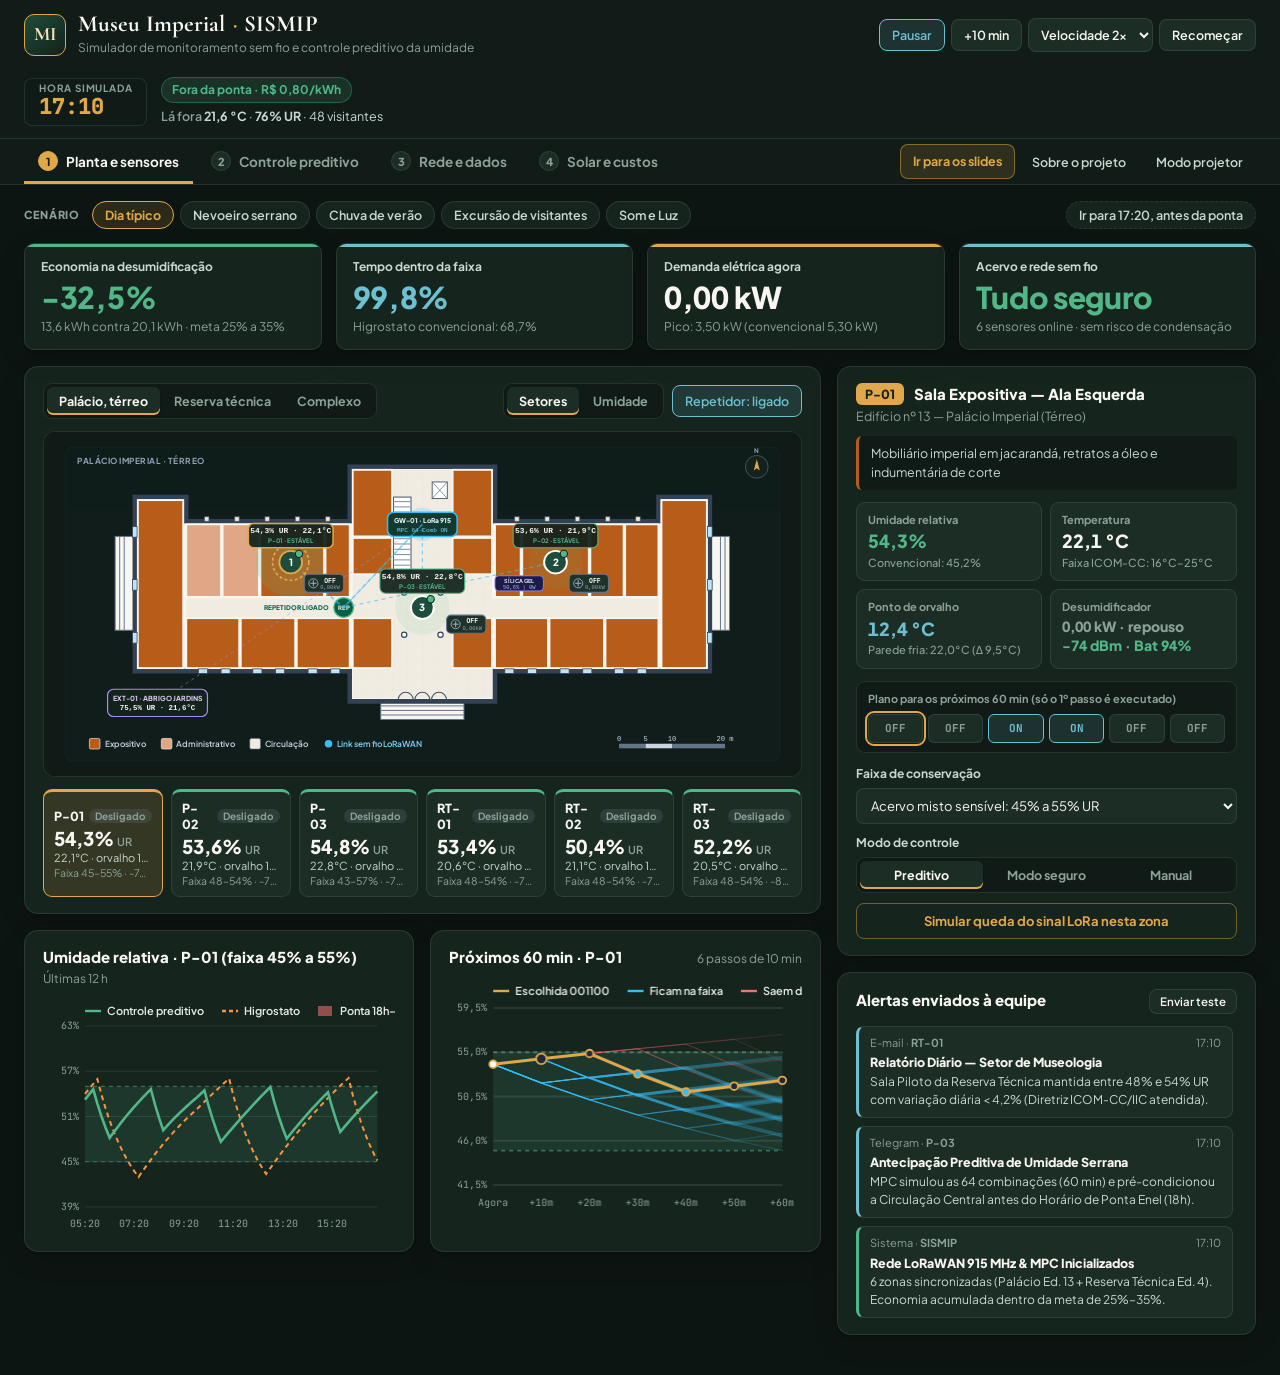
<file: index.html>
<!DOCTYPE html>
<html lang="pt-BR">
<head>
  <meta charset="UTF-8" />
  <meta name="viewport" content="width=device-width, initial-scale=1.0" />
  <title>SISMIP · Museu Imperial de Petrópolis</title>
  <link rel="preconnect" href="https://fonts.googleapis.com" />
  <link rel="preconnect" href="https://fonts.gstatic.com" crossorigin />
  <link href="https://fonts.googleapis.com/css2?family=Cormorant+Garamond:wght@600;700&family=JetBrains+Mono:wght@500;700;800&family=Plus+Jakarta+Sans:wght@400;500;600;700;800&display=swap" rel="stylesheet" />
  <link rel="stylesheet" href="css/styles.css" />
</head>
<body>
  <!-- ==================== CABEÇALHO ==================== -->
  <header class="topbar">
    <div class="brand-group">
      <div class="brand-crest" aria-hidden="true">MI</div>
      <div class="brand-titles">
        <h1>Museu Imperial <span class="brand-sep">·</span> SISMIP</h1>
        <p>Simulador de monitoramento sem fio e controle preditivo da umidade</p>
      </div>
    </div>

    <div class="live-strip" aria-label="Estado da simulação">
      <div class="clock-box" title="Horário simulado (cada passo vale 10 min)">
        <span class="clock-label">Hora simulada</span>
        <span id="clock-display">17:10</span>
      </div>
      <div class="live-info">
        <span id="tariff-badge" class="status-pill pill-ok">Fora da ponta</span>
        <div id="weather-pill" class="weather-pill">Lá fora: 19,0 °C · 81% UR</div>
      </div>
    </div>

    <div class="sim-controls" aria-label="Controles da simulação">
      <button type="button" id="btn-play-pause" class="btn btn-active">Pausar</button>
      <button type="button" id="btn-step-10m" class="btn" title="Avançar uma leitura (10 min)">+10 min</button>
      <select id="select-sim-speed" class="select-compact" aria-label="Velocidade da simulação">
        <option value="2800">Velocidade 1x</option>
        <option value="1600" selected>Velocidade 2x</option>
        <option value="550">Velocidade 6x</option>
      </select>
      <button type="button" id="btn-reset-sim" class="btn" title="Recomeçar o dia simulado">Recomeçar</button>
    </div>
  </header>

  <!-- ==================== NAVEGAÇÃO ==================== -->
  <nav class="nav-bar" aria-label="Módulos do simulador">
    <div class="main-tabs">
      <button type="button" class="tab-btn active" data-tab-target="supervisorio"><span class="tab-num">1</span>Planta e sensores</button>
      <button type="button" class="tab-btn" data-tab-target="mpc"><span class="tab-num">2</span>Controle preditivo</button>
      <button type="button" class="tab-btn" data-tab-target="lorawan"><span class="tab-num">3</span>Rede e dados</button>
      <button type="button" class="tab-btn" data-tab-target="solar"><span class="tab-num">4</span>Solar e custos</button>
    </div>
    <div class="nav-actions">
      <a id="btn-go-slides" class="btn btn-slides" href="slides.html">Ir para os slides</a>
      <button type="button" id="btn-open-about" class="btn btn-ghost">Sobre o projeto</button>
      <button type="button" id="btn-theme-toggle" class="btn btn-ghost" title="Tema claro de alto contraste para projetor">Modo projetor</button>
    </div>
  </nav>

  <!-- ==================== CONTEÚDO PRINCIPAL ==================== -->
  <main class="app-container">
    <div class="scenario-bar" aria-label="Cenário simulado">
      <span class="scenario-label">Cenário</span>
      <div class="scenario-chips">
        <button type="button" class="chip-btn active" data-scenario="normal">Dia típico</button>
        <button type="button" class="chip-btn" data-scenario="nevoeiro">Nevoeiro serrano</button>
        <button type="button" class="chip-btn" data-scenario="chuva_verao">Chuva de verão</button>
        <button type="button" class="chip-btn" data-scenario="excursao">Excursão de visitantes</button>
        <button type="button" class="chip-btn" data-scenario="som_e_luz">Som e Luz</button>
      </div>
      <button type="button" class="chip-btn chip-jump" id="btn-jump-preponta" title="Pular para 17:20 e ver o controle se antecipar ao horário de ponta">Ir para 17:20, antes da ponta</button>
    </div>

    <!-- FAIXA GLOBAL DE INDICADORES DE DESEMPENHO (KPIs) -->
    <section class="kpi-grid" aria-label="Indicadores Principais da Simulação">
      <div class="kpi-card kpi-emerald">
        <div class="kpi-label">Economia na desumidificação</div>
        <div class="kpi-value text-emerald" id="kpi-economia-pct">-30.4%</div>
        <div class="kpi-sub" id="kpi-economia-sub">Meta do relatório (Seção 3.5): 25% a 35%</div>
      </div>

      <div class="kpi-card">
        <div class="kpi-label">Tempo dentro da faixa</div>
        <div class="kpi-value text-cyan" id="kpi-estabilidade">98.2%</div>
        <div class="kpi-sub" id="kpi-estabilidade-sub">Higrostato Convencional: 78.5%</div>
      </div>

      <div class="kpi-card kpi-gold">
        <div class="kpi-label">Demanda elétrica agora</div>
        <div class="kpi-value" id="kpi-demanda">1.65 kW</div>
        <div class="kpi-sub" id="kpi-demanda-sub">Escalonamento ativo evita picos na ponta</div>
      </div>

      <div class="kpi-card">
        <div class="kpi-label">Acervo e rede sem fio</div>
        <div class="kpi-value text-emerald" id="kpi-seguranca">100% Seguro</div>
        <div class="kpi-sub" id="kpi-seguranca-sub">Ponto de Orvalho de Magnus monitorado</div>
      </div>
    </section>

    <!-- ========================================================================
         ABA 1: PLANTA ARQUITETÔNICA INTERATIVA & PAINEL SUPERVISÓRIO
    ========================================================================= -->
    <section id="tab-supervisorio" class="tab-panel active">
      <div class="supervisor-layout">
        <!-- COLUNA PRINCIPAL: PLANTAS DO MUSEU + ZONAS + GRÁFICOS AO VIVO -->
        <div>
          <div class="card">
            <div class="floorplan-toolbar">
              <div class="segmented-group" role="tablist" aria-label="Escolha a planta do Museu Imperial">
                <button type="button" class="seg-btn active" data-floor-view="palacio">Palácio, térreo</button>
                <button type="button" class="seg-btn" data-floor-view="reserva">Reserva técnica</button>
                <button type="button" class="seg-btn" data-floor-view="complexo">Complexo</button>
              </div>

              <div class="toolbar-right">
                <div class="segmented-group">
                  <button type="button" class="seg-btn active" data-color-mode="ibram">Setores</button>
                  <button type="button" class="seg-btn" data-color-mode="heatmap">Umidade</button>
                </div>
                <button type="button" id="btn-toggle-repeater" class="btn active" title="Ativar/desativar repetidor LoRaWAN para vencer paredes espessas">
                  Repetidor: ligado
                </button>
              </div>
            </div>

            <!-- Palco Vetorial Interativo da Planta -->
            <div id="floorplan-stage"></div>

            <!-- Cards rápidos das 6 zonas monitoradas -->
            <div id="zones-mini-strip" class="zones-mini-strip"></div>
          </div>

          <!-- Gráficos duplos abaixo da planta -->
          <div class="dual-charts-row">
            <div class="card">
              <div class="card-header">
                <h3 class="card-title" id="chart-ur-zone-title">Umidade relativa — P-01</h3>
                <span class="kpi-sub">Últimas 12 h</span>
              </div>
              <div class="chart-box">
                <canvas id="canvas-ur-comparativo"></canvas>
              </div>
            </div>

            <div class="card">
              <div class="card-header">
                <h3 class="card-title" id="chart-fan-zone-title">Próximos 60 min: 64 sequências testadas</h3>
                <span class="kpi-sub">6 passos de 10 min</span>
              </div>
              <div class="chart-box">
                <canvas id="canvas-mpc-fan-mini"></canvas>
              </div>
            </div>
          </div>
        </div>

        <!-- COLUNA DIREITA: INSPETOR DA ZONA SELECIONADA + CENTRAL DE ALERTAS TELEGRAM -->
        <aside class="right-sidebar">
          <div class="card">
            <div class="insp-badge-row">
              <span class="insp-code-pill" id="insp-codigo">P-01</span>
              <h3 class="card-title" id="insp-nome">Sala Expositiva — Ala Esquerda</h3>
            </div>
            <p class="insp-sub" id="insp-edificio">Edifício nº 13 — Palácio Imperial (Térreo)</p>
            <div class="insp-acervo-box" id="insp-acervo">
              Mobiliário imperial em jacarandá, retratos a óleo e indumentária de corte
            </div>

            <div class="insp-metrics-grid">
              <div class="insp-metric">
                <div class="insp-lbl">Umidade relativa</div>
                <div class="insp-val text-emerald" id="insp-ur">51.8%</div>
                <div class="insp-hint" id="insp-ur-conv">Convencional: 55.4%</div>
              </div>
              <div class="insp-metric">
                <div class="insp-lbl">Temperatura</div>
                <div class="insp-val" id="insp-temp">20.5 °C</div>
                <div class="insp-hint">Faixa ICOM-CC: 16°C–25°C</div>
              </div>
              <div class="insp-metric">
                <div class="insp-lbl">Ponto de orvalho</div>
                <div class="insp-val text-cyan" id="insp-orvalho">10.2 °C</div>
                <div class="insp-hint" id="insp-parede">Parede fria: 18.9°C</div>
              </div>
              <div class="insp-metric">
                <div class="insp-lbl">Desumidificador</div>
                <div class="insp-val" id="insp-potencia">0.00 kW</div>
                <div class="insp-hint" id="insp-lora">-76 dBm · Bat 94%</div>
              </div>
            </div>

            <div class="mpc-seq-box">
              <div class="insp-lbl">Plano para os próximos 60 min (só o 1º passo é executado)</div>
              <div class="mpc-seq-row" id="insp-mpc-seq"></div>
            </div>

            <label class="control-section-lbl" for="select-zone-profile">Faixa de conservação</label>
            <select id="select-zone-profile" class="input-full">
              <option value="reserva_operacional">Reserva piloto: 48% a 54% UR</option>
              <option value="acervo_sensivel">Acervo misto sensível: 45% a 55% UR</option>
              <option value="icom_geral">Diretriz geral ICOM-CC: 40% a 60% UR</option>
            </select>

            <span class="control-section-lbl">Modo de controle</span>
            <div class="segmented-group seg-3">
              <button type="button" class="seg-btn active" data-ctrl-mode="mpc">Preditivo</button>
              <button type="button" class="seg-btn" data-ctrl-mode="seguro">Modo seguro</button>
              <button type="button" class="seg-btn" data-ctrl-mode="manual">Manual</button>
            </div>

            <div id="manual-override-box" style="display:none; flex-direction:column;">
              <button type="button" id="btn-manual-actuator" class="btn-full btn-cyan">
                Ligar ou desligar o desumidificador
              </button>
            </div>

            <button type="button" id="btn-toggle-lora-zone" class="btn-full btn-warn-outline">
              Simular queda do sinal LoRa nesta zona
            </button>
          </div>

          <!-- Central de Alertas Telegram & E-mail -->
          <div class="card">
            <div class="card-header">
              <h3 class="card-title">Alertas enviados à equipe</h3>
              <button type="button" id="btn-test-telegram" class="btn btn-small">Enviar teste</button>
            </div>
            <div id="alerts-feed-list" class="alerts-feed"></div>
          </div>
        </aside>
      </div>
    </section>

    <!-- ========================================================================
         ABA 2: ENSAIO COMPARATIVO & MOTOR DE CONTROLE PREDITIVO (64 COMBINAÇÕES)
    ========================================================================= -->
    <section id="tab-mpc" class="tab-panel">
      <!-- Fluxo em Tempo Real da Figura 2 do Relatório -->
      <div class="flow-diagram-bar">
        <div class="flow-step">
          <div class="flow-step-title"><span class="flow-num">1</span>Sensores</div>
          <div class="flow-step-val" id="flow-sensor-val">P-01: 51.5% UR</div>
          <div class="flow-step-desc">Temperatura, umidade e consumo a cada 10 min, sem furos</div>
        </div>
        <div class="flow-step">
          <div class="flow-step-title"><span class="flow-num">2</span>Gateway LoRaWAN</div>
          <div class="flow-step-val" id="flow-gw-val">Online (-76 dBm)</div>
          <div class="flow-step-desc">Recebe as leituras e guarda cópia local</div>
        </div>
        <div class="flow-step">
          <div class="flow-step-title"><span class="flow-num">3</span>Controlador preditivo</div>
          <div class="flow-step-val" id="flow-mpc-val">Ótima: [100000]</div>
          <div class="flow-step-desc">Calcula o orvalho e testa as 64 sequências</div>
        </div>
        <div class="flow-step">
          <div class="flow-step-title"><span class="flow-num">4</span>Desumidificador</div>
          <div class="flow-step-val" id="flow-act-val">ACIONADO</div>
          <div class="flow-step-desc">Executa o 1º comando e recalcula na próxima leitura</div>
        </div>
      </div>

      <div class="two-col-grid">
        <div class="card">
          <div class="card-header">
            <h3 class="card-title">As 64 trajetórias testadas · <span id="mpc-selected-zone-label">P-01</span></h3>
            <span class="kpi-sub">60 min à frente</span>
          </div>
          <div class="chart-box-large">
            <canvas id="canvas-mpc-fan-large"></canvas>
          </div>
        </div>

        <div class="card">
          <div class="card-header">
            <h3 class="card-title">Consumo acumulado (kWh)</h3>
            <span class="kpi-sub">Preditivo contra higrostato</span>
          </div>
          <div class="chart-box-large">
            <canvas id="canvas-energia-acum"></canvas>
          </div>
        </div>
      </div>

      <div class="two-col-grid">
        <div class="card">
          <div class="card-header">
            <h3 class="card-title">Melhores sequências entre as 64</h3>
            <span class="kpi-sub">Primeiro a estabilidade, depois o menor custo</span>
          </div>
          <div class="table-wrap">
            <table class="data-table">
              <thead>
                <tr>
                  <th>#</th>
                  <th>Sequência</th>
                  <th>1º Comando</th>
                  <th>UR em 60 min</th>
                  <th>Na faixa</th>
                  <th>Energia</th>
                  <th>Custo</th>
                </tr>
              </thead>
              <tbody id="mpc-ranking-tbody"></tbody>
            </table>
          </div>
        </div>

        <div class="card">
          <div class="card-header">
            <h3 class="card-title">Resultado por zona</h3>
            <span class="kpi-sub">Mesmo clima e mesmos visitantes nos dois controles</span>
          </div>
          <div class="table-wrap">
            <table class="data-table">
              <thead>
                <tr>
                  <th>Zona</th>
                  <th>Faixa</th>
                  <th>Preditivo</th>
                  <th>Higrostato</th>
                  <th>Economia</th>
                  <th>Tempo na faixa</th>
                  <th>Custo</th>
                </tr>
              </thead>
              <tbody id="comp-zones-tbody"></tbody>
            </table>
          </div>
        </div>
      </div>
    </section>

    <!-- ========================================================================
         ABA 3: REDE LORAWAN, INJEÇÃO MANUAL / API & EXPORTAÇÃO DE HISTÓRICO CSV
    ========================================================================= -->
    <section id="tab-lorawan" class="tab-panel">
      <div class="two-col-grid">
        <div class="card">
          <div class="card-header">
            <h3 class="card-title">Enviar uma leitura manual</h3>
            <span class="kpi-sub">Seção 3.3 do relatório</span>
          </div>
          <p class="insp-sub">
            Simule uma leitura fora do normal (por exemplo, 64% UR depois de uma infiltração) e veja o controle reagir na hora.
          </p>

          <form id="form-inject-reading">
            <div class="form-grid-2">
              <div>
                <label class="control-section-lbl" for="api-zone-select">Zona</label>
                <select id="api-zone-select" class="input-full">
                  <option value="P-01">P-01 — Palácio: Ala Esquerda</option>
                  <option value="P-02">P-02 — Palácio: Ala Direita</option>
                  <option value="P-03">P-03 — Palácio: Circulação Central</option>
                  <option value="RT-01">RT-01 — Reserva Técnica: Sala Piloto</option>
                  <option value="RT-02">RT-02 — Reserva Técnica: Perímetro Norte</option>
                  <option value="RT-03">RT-03 — Reserva Técnica: Arquivo Histórico</option>
                </select>
              </div>
              <div>
                <label class="control-section-lbl" for="api-ur-input">Umidade relativa (%)</label>
                <input type="number" id="api-ur-input" class="input-full" step="0.1" min="25" max="95" value="58.5" />
              </div>
              <div>
                <label class="control-section-lbl" for="api-temp-input">Temperatura (°C)</label>
                <input type="number" id="api-temp-input" class="input-full" step="0.1" min="12" max="35" value="21.2" />
              </div>
              <div>
                <label class="control-section-lbl" for="api-bat-input">Bateria do sensor (%)</label>
                <input type="number" id="api-bat-input" class="input-full" step="1" min="5" max="100" value="92" />
              </div>
            </div>

            <button type="submit" class="btn-full btn-emerald" style="margin-top:12px;">
              Enviar leitura e recalcular
            </button>
            <div id="api-submit-feedback" class="text-emerald" style="font-size:12px; font-weight:700; margin-top:6px;"></div>
          </form>
        </div>

        <div class="card">
          <div class="card-header">
            <h3 class="card-title">Pacote enviado pelo sensor (JSON)</h3>
            <span class="kpi-sub">LoRaWAN 915 MHz, criptografado</span>
          </div>
          <pre id="api-json-preview" class="json-preview"></pre>
          <div class="insp-acervo-box" style="margin-top:10px; margin-bottom:0;">
            <strong>Se a rede cair:</strong> o controle roda no próprio prédio e o gateway guarda as leituras. Se um sensor falhar, a zona volta ao higrostato local (modo seguro).
          </div>
        </div>
      </div>

      <div class="card">
        <div class="card-header">
          <h3 class="card-title">Histórico de leituras</h3>
          <button type="button" id="btn-export-csv" class="btn btn-active">
            Baixar histórico (.csv)
          </button>
        </div>
        <div class="table-wrap table-scroll">
          <table class="data-table">
            <thead>
              <tr>
                <th>Horário</th>
                <th>Zona</th>
                <th>Dispositivo</th>
                <th>Temp</th>
                <th>Umidade</th>
                <th>Orvalho</th>
                <th>Modo</th>
                <th>Plano</th>
                <th>Desumidificador</th>
                <th>RSSI</th>
                <th>Bateria</th>
              </tr>
            </thead>
            <tbody id="telemetry-log-tbody"></tbody>
          </table>
        </div>
      </div>
    </section>

    <!-- ========================================================================
         ABA 4: ENERGIA SOLAR NO EDIFÍCIO Nº 4 & AVALIAÇÃO ECONÔMICA (EMPENHOS)
    ========================================================================= -->
    <section id="tab-solar" class="tab-panel">
      <div class="two-col-grid">
        <div class="card">
          <div class="card-header">
            <h3 class="card-title">Energia solar no Edifício nº 4</h3>
            <span class="kpi-sub">Lei nº 14.300/2022 &amp; Portaria IPHAN nº 289/2025</span>
          </div>
          <p class="insp-sub">
            O telhado do Edifício nº 4 fica em parte à sombra das árvores dos jardins. Mude os valores e compare <strong>microinversores</strong> com um inversor string.
          </p>

          <div class="slider-row">
            <div class="slider-head">
              <span>Módulos de 550 Wp</span>
              <span id="lbl-solar-modulos" class="text-amber">24 módulos</span>
            </div>
            <input type="range" id="slider-solar-modulos" min="8" max="44" step="2" value="24" />
          </div>

          <div class="slider-row">
            <div class="slider-head">
              <span>Sombra das árvores</span>
              <span id="lbl-solar-sombra" class="text-cyan">28%</span>
            </div>
            <input type="range" id="slider-solar-sombra" min="0" max="60" step="2" value="28" />
          </div>

          <span class="control-section-lbl">Tipo de inversor</span>
          <div class="segmented-group seg-2">
            <button type="button" class="seg-btn active" data-solar-tech="microinversor">Microinversores (recomendado)</button>
            <button type="button" class="seg-btn" data-solar-tech="string">Inversor string</button>
          </div>

          <div class="insp-metrics-grid">
            <div class="insp-metric">
              <div class="insp-lbl">Potência instalada</div>
              <div class="insp-val" id="solar-kwp-val">13.2 kWp</div>
            </div>
            <div class="insp-metric">
              <div class="insp-lbl">Geração estimada</div>
              <div class="insp-val text-cyan" id="solar-mensal-val">1.080 kWh/mês</div>
            </div>
            <div class="insp-metric">
              <div class="insp-lbl">Compensação na conta</div>
              <div class="insp-val text-emerald" id="solar-economia-val">R$ 9.590,00/ano</div>
            </div>
            <div class="insp-metric">
              <div class="insp-lbl">Ganho do microinversor</div>
              <div class="insp-val text-amber" id="solar-ganho-micro">+44% sob sombra</div>
            </div>
          </div>
        </div>

        <div class="card">
          <div class="card-header">
            <h3 class="card-title">Controle e solar contados separadamente</h3>
            <span class="kpi-sub">Seções 3.2 e 4.3</span>
          </div>
          <div class="chart-box">
            <canvas id="canvas-solar-comp"></canvas>
          </div>
          <div class="insp-metrics-grid grid-3">
            <div class="insp-metric">
              <div class="insp-lbl">Economia do controle</div>
              <div class="insp-val text-emerald" style="font-size:12.5px;" id="sep-mpc-anual">R$ 4.820/ano</div>
            </div>
            <div class="insp-metric">
              <div class="insp-lbl">Geração solar</div>
              <div class="insp-val text-cyan" style="font-size:12.5px;" id="sep-solar-anual">R$ 9.590/ano</div>
            </div>
            <div class="insp-metric">
              <div class="insp-lbl">Emissões evitadas</div>
              <div class="insp-val" style="font-size:12.5px;" id="sep-co2-anual">680 kg CO₂/ano</div>
            </div>
          </div>
        </div>
      </div>

      <div class="two-col-grid">
        <div class="card">
          <div class="card-header">
            <h3 class="card-title">Retorno do investimento (piloto e expansão)</h3>
            <span class="kpi-sub">Tabela 4 do relatório</span>
          </div>
          <div class="table-wrap">
            <table class="data-table">
              <thead>
                <tr>
                  <th>Cenário</th>
                  <th>Hipótese por aparelho</th>
                  <th>Economia por ano</th>
                  <th>Retorno das compras</th>
                  <th>Com horas das equipes</th>
                </tr>
              </thead>
              <tbody id="payback-scenarios-tbody"></tbody>
            </table>
          </div>
          <p class="table-note">12 desumidificadores, tarifa média ilustrativa de R$ 0,80/kWh e R$ 1.000 por ano de custo recorrente. Compras ligadas à energia: R$ 37.135 (sem a sílica gel). Horas das equipes: R$ 26.800. O piloto custa cerca de R$ 10,6 mil e mostra qual cenário é o real, sem depender do solar.</p>
        </div>

        <div class="card">
          <div class="card-header">
            <h3 class="card-title">Gastos com energia (Portal da Transparência)</h3>
            <span class="kpi-sub">UASG 343015 · Enel Rio</span>
          </div>
          <div class="table-wrap">
            <table class="data-table">
              <thead>
                <tr>
                  <th>Empenho</th>
                  <th>Ano</th>
                  <th>Finalidade</th>
                  <th>Liquidações</th>
                  <th>Valor</th>
                </tr>
              </thead>
              <tbody id="empenhos-tbody"></tbody>
            </table>
          </div>
        </div>
      </div>
    </section>
  </main>

  <!-- ==================== MODAL INSTITUCIONAL DO PROJETO ACADÊMICO ==================== -->
  <div id="project-modal" class="modal-backdrop" role="dialog" aria-modal="true" aria-labelledby="modal-title">
    <div class="modal-card">
      <div class="card-header">
        <h2 class="card-title" id="modal-title" style="font-size:17px;">
          UFCI/RJ · Tecnologia para Sustentabilidade (P2, 2026)
        </h2>
        <button type="button" id="btn-close-about" class="btn">Fechar</button>
      </div>
      <p style="color:var(--text-secondary); margin-top:4px;">
        <strong>Projeto:</strong> Eficiência Energética em Edificações Históricas — Museu Imperial de Petrópolis (Ibram)<br />
        <strong>Curso:</strong> Bacharelado em Engenharia da Computação — Campus Petrópolis
      </p>
      <div class="insp-acervo-box">
        <strong>Integrantes do Grupo:</strong><br />
        • Elisa<br />
        • Marcos<br />
        • Pedro Lucas<br />
        • Pedro Rodrigues
      </div>
      <p style="font-size:12.5px; color:var(--text-secondary);">
        Este software demonstra na prática as <strong>5 frentes da proposta tecnológica</strong>:
        (1) Monitoramento sem fio LoRaWAN 915 MHz com sensores SHT40 reversíveis sem furos (Portaria IPHAN nº 289/2025);
        (2) Medição elétrica não invasiva com TC de núcleo bipartido SCT-013;
        (3) Controle Preditivo Local (MPC) avaliando as 64 combinações horárias e o Ponto de Orvalho pela fórmula de Magnus;
        (4) Microclima compartimentado passivo com sílica gel; e
        (5) Estudo separado de microgeração solar com microinversores no Edifício nº 4.
      </p>
    </div>
  </div>

  <!-- Scripts modulares compatíveis tanto com servidor HTTP quanto abertura direta (file://) -->
  <script src="js/config.js"></script>
  <script src="js/physics-mpc.js"></script>
  <script src="js/floorplans.js"></script>
  <script src="js/charts.js"></script>
  <script src="js/app.js"></script>
</body>
</html>
</file>
<file: css/styles.css>
/**
 * SISMIP — Museu Imperial de Petrópolis (Ibram) | UFCI/RJ — Engenharia da Computação
 * Folha de estilos reorganizada: hierarquia mais clara, menos ruído e tema de projetor.
 */
:root {
  --bg-app: #0d1512;
  --bg-surface: #111b17;
  --bg-card: #16241e;
  --bg-elevated: #1c2d26;
  --bg-inset: #101a16;
  --border-subtle: rgba(165, 190, 178, 0.14);
  --border-strong: rgba(165, 190, 178, 0.3);

  --text-primary: #f8f6f0;
  --text-secondary: #c9d8d0;
  --text-muted: #8ca197;

  --accent-gold: #e0a84b;
  --accent-gold-soft: rgba(224, 168, 75, 0.14);
  --accent-cyan: #6cc0cf;
  --accent-cyan-soft: rgba(108, 192, 207, 0.14);
  --accent-emerald: #52b788;
  --accent-emerald-soft: rgba(82, 183, 136, 0.14);
  --accent-coral: #e26d5a;
  --accent-terracotta: #b85d19;

  --shadow-card: 0 1px 2px rgba(0, 0, 0, 0.25), 0 8px 24px rgba(0, 0, 0, 0.18);
  --radius-lg: 14px;
  --radius-md: 10px;
  --radius-sm: 8px;

  --font-sans: 'Plus Jakarta Sans', 'Segoe UI', system-ui, -apple-system, sans-serif;
  --font-mono: 'JetBrains Mono', 'Cascadia Code', Consolas, monospace;
  --font-serif: 'Cormorant Garamond', Georgia, 'Times New Roman', serif;
}

body.theme-light {
  --bg-app: #f0ece1;
  --bg-surface: #f8f6f0;
  --bg-card: #ffffff;
  --bg-elevated: #f6f3ea;
  --bg-inset: #efeadf;
  --border-subtle: #e2ddd2;
  --border-strong: #cfc7b6;

  --text-primary: #15221c;
  --text-secondary: #34453d;
  --text-muted: #576860;

  --accent-gold: #b87d1e;
  --accent-gold-soft: rgba(184, 125, 30, 0.12);
  --accent-cyan: #1f6f80;
  --accent-cyan-soft: rgba(31, 111, 128, 0.10);
  --accent-emerald: #1e4d3b;
  --accent-emerald-soft: rgba(30, 77, 59, 0.10);
  --accent-coral: #b4442f;
  --shadow-card: 0 1px 2px rgba(15, 23, 42, 0.06), 0 4px 14px rgba(15, 23, 42, 0.05);
}

*,
*::before,
*::after {
  box-sizing: border-box;
}

html,
body {
  margin: 0;
  padding: 0;
  background: var(--bg-app);
  color: var(--text-primary);
  font-family: var(--font-sans);
  font-size: 14px;
  line-height: 1.5;
  -webkit-font-smoothing: antialiased;
}

code,
pre,
.mono {
  font-family: var(--font-mono);
  font-variant-numeric: tabular-nums;
}

button,
select,
input {
  font-family: inherit;
}

:focus-visible {
  outline: 2px solid var(--accent-gold);
  outline-offset: 2px;
}

/* ==================== CABEÇALHO ==================== */
.topbar {
  position: sticky;
  top: 0;
  z-index: 40;
  background: var(--bg-surface);
  border-bottom: 1px solid var(--border-subtle);
  padding: 12px 24px;
  display: grid;
  grid-template-columns: auto 1fr auto;
  align-items: center;
  gap: 20px;
}

.brand-group {
  display: flex;
  align-items: center;
  gap: 12px;
  min-width: 0;
}

.brand-crest {
  width: 42px;
  height: 42px;
  border-radius: 10px;
  background: linear-gradient(140deg, #1e4d3b 0%, #14201b 100%);
  border: 1.5px solid var(--accent-gold);
  display: flex;
  align-items: center;
  justify-content: center;
  color: #f3e2b8;
  font-family: var(--font-serif);
  font-weight: 700;
  font-size: 19px;
  flex-shrink: 0;
}

.brand-titles h1 {
  margin: 0;
  font-family: var(--font-serif);
  font-size: 23px;
  font-weight: 700;
  line-height: 1.1;
  letter-spacing: 0.005em;
}

.brand-sep {
  color: var(--accent-gold);
  margin: 0 2px;
}

.brand-titles p {
  margin: 2px 0 0;
  font-size: 12px;
  color: var(--text-muted);
}

.live-strip {
  display: flex;
  align-items: center;
  justify-content: center;
  gap: 14px;
  min-width: 0;
}

.clock-box {
  display: flex;
  flex-direction: column;
  align-items: flex-start;
  background: var(--bg-inset);
  border: 1px solid var(--border-subtle);
  padding: 4px 14px 5px;
  border-radius: var(--radius-sm);
  line-height: 1.15;
}

.clock-label {
  font-size: 10px;
  font-weight: 700;
  text-transform: uppercase;
  letter-spacing: 0.08em;
  color: var(--text-muted);
}

#clock-display {
  font-family: var(--font-mono);
  font-size: 22px;
  font-weight: 800;
  color: var(--accent-gold);
  font-variant-numeric: tabular-nums;
}

.live-info {
  display: flex;
  flex-direction: column;
  gap: 4px;
  min-width: 0;
}

.status-pill {
  align-self: flex-start;
  padding: 3px 10px;
  border-radius: 999px;
  font-size: 12px;
  font-weight: 700;
  white-space: nowrap;
}

.pill-ok {
  background: var(--accent-emerald-soft);
  color: var(--accent-emerald);
  border: 1px solid rgba(47, 192, 141, 0.35);
}

.pill-danger {
  background: rgba(239, 91, 91, 0.16);
  color: #ff8a8a;
  border: 1px solid rgba(239, 91, 91, 0.5);
  animation: pulseAlert 1.6s infinite;
}

body.theme-light .pill-danger {
  color: #b91c1c;
}

.weather-pill {
  font-size: 12.5px;
  color: var(--text-secondary);
  white-space: nowrap;
  overflow: hidden;
  text-overflow: ellipsis;
}

.wx-lbl {
  color: var(--text-muted);
  font-weight: 600;
}

.sim-controls {
  display: flex;
  align-items: center;
  gap: 6px;
}

/* ==================== BOTÕES E CAMPOS ==================== */
.btn {
  background: var(--bg-elevated);
  color: var(--text-primary);
  border: 1px solid var(--border-subtle);
  padding: 7px 12px;
  border-radius: var(--radius-sm);
  font-size: 12.5px;
  font-weight: 600;
  cursor: pointer;
  transition: border-color 0.15s ease, background 0.15s ease, color 0.15s ease;
  display: inline-flex;
  align-items: center;
  gap: 6px;
  white-space: nowrap;
}

.btn:hover {
  border-color: var(--border-strong);
  background: var(--bg-inset);
}

.btn.btn-active,
.btn.active {
  background: var(--accent-cyan-soft);
  border-color: var(--accent-cyan);
  color: var(--accent-cyan);
}

.btn-ghost {
  background: transparent;
  border-color: transparent;
  color: var(--text-secondary);
}

.btn-ghost:hover {
  color: var(--text-primary);
  background: var(--bg-elevated);
}

.btn-slides {
  text-decoration: none;
  color: var(--accent-gold);
  border-color: rgba(227, 169, 60, 0.5);
  background: var(--accent-gold-soft);
  font-weight: 700;
}

.btn-slides:hover {
  border-color: var(--accent-gold);
  background: var(--accent-gold-soft);
}

.btn-small {
  padding: 4px 10px;
  font-size: 11.5px;
}

.select-compact {
  background: var(--bg-elevated);
  color: var(--text-primary);
  border: 1px solid var(--border-subtle);
  padding: 7px 8px;
  border-radius: var(--radius-sm);
  font-size: 12.5px;
  font-weight: 600;
}

/* ==================== NAVEGAÇÃO ==================== */
.nav-bar {
  background: var(--bg-surface);
  border-bottom: 1px solid var(--border-subtle);
  padding: 0 24px;
  display: flex;
  align-items: stretch;
  justify-content: space-between;
  gap: 12px;
  flex-wrap: wrap;
}

.main-tabs {
  display: flex;
  gap: 4px;
  flex-wrap: wrap;
}

.tab-btn {
  background: transparent;
  color: var(--text-muted);
  border: none;
  border-bottom: 3px solid transparent;
  padding: 12px 14px 10px;
  font-size: 13.5px;
  font-weight: 700;
  cursor: pointer;
  display: inline-flex;
  align-items: center;
  gap: 8px;
  transition: color 0.15s, border-color 0.15s;
}

.tab-btn:hover {
  color: var(--text-primary);
}

.tab-btn.active {
  color: var(--text-primary);
  border-bottom-color: var(--accent-gold);
}

.tab-num {
  width: 20px;
  height: 20px;
  border-radius: 50%;
  display: inline-flex;
  align-items: center;
  justify-content: center;
  font-size: 11px;
  font-weight: 800;
  background: var(--bg-elevated);
  color: var(--text-muted);
  border: 1px solid var(--border-subtle);
}

.tab-btn.active .tab-num {
  background: var(--accent-gold);
  border-color: var(--accent-gold);
  color: #14201b;
}

.nav-actions {
  display: flex;
  align-items: center;
  gap: 4px;
}

/* ==================== CENÁRIOS ==================== */
.scenario-bar {
  display: flex;
  align-items: center;
  flex-wrap: wrap;
  gap: 8px 10px;
  margin-bottom: 14px;
}

.scenario-label {
  font-size: 11px;
  font-weight: 800;
  text-transform: uppercase;
  letter-spacing: 0.08em;
  color: var(--text-muted);
  margin-right: 2px;
}

.scenario-chips {
  display: flex;
  flex-wrap: wrap;
  gap: 6px;
}

.chip-btn {
  background: var(--bg-card);
  color: var(--text-secondary);
  border: 1px solid var(--border-subtle);
  padding: 5px 12px;
  border-radius: 999px;
  font-size: 12.5px;
  font-weight: 600;
  cursor: pointer;
  transition: border-color 0.15s, color 0.15s, background 0.15s;
}

.chip-btn:hover {
  border-color: var(--border-strong);
  color: var(--text-primary);
}

.chip-btn.active {
  background: var(--accent-gold-soft);
  border-color: var(--accent-gold);
  color: var(--accent-gold);
  font-weight: 700;
}

.chip-jump {
  margin-left: auto;
  border-style: dashed;
}

/* ==================== CONTAINER E INDICADORES ==================== */
.app-container {
  max-width: 1560px;
  margin: 0 auto;
  padding: 16px 24px 40px;
}

.kpi-grid {
  display: grid;
  grid-template-columns: repeat(4, minmax(0, 1fr));
  gap: 14px;
  margin-bottom: 16px;
}

.kpi-card {
  background: var(--bg-card);
  border: 1px solid var(--border-subtle);
  border-radius: var(--radius-md);
  padding: 14px 16px 13px;
  box-shadow: var(--shadow-card);
  position: relative;
  overflow: hidden;
}

.kpi-card::before {
  content: '';
  position: absolute;
  left: 0;
  right: 0;
  top: 0;
  height: 3px;
  background: var(--accent-cyan);
}

.kpi-card.kpi-emerald::before {
  background: var(--accent-emerald);
}

.kpi-card.kpi-gold::before {
  background: var(--accent-gold);
}

.kpi-label {
  font-size: 12px;
  font-weight: 700;
  color: var(--text-secondary);
}

.kpi-value {
  font-size: 30px;
  font-weight: 800;
  line-height: 1.15;
  margin: 4px 0 3px;
  font-variant-numeric: tabular-nums;
  letter-spacing: -0.01em;
}

.kpi-sub {
  font-size: 12px;
  color: var(--text-muted);
}

/* ==================== PAINÉIS ==================== */
.tab-panel {
  display: none;
}

.tab-panel.active {
  display: block;
  animation: fadeIn 0.18s ease;
}

@keyframes fadeIn {
  from {
    opacity: 0;
  }
  to {
    opacity: 1;
  }
}

.supervisor-layout {
  display: grid;
  grid-template-columns: minmax(0, 1.9fr) minmax(340px, 1fr);
  gap: 16px;
  align-items: start;
}

.card {
  background: var(--bg-card);
  border: 1px solid var(--border-subtle);
  border-radius: var(--radius-lg);
  padding: 16px 18px;
  box-shadow: var(--shadow-card);
}

.card-header {
  display: flex;
  flex-wrap: wrap;
  align-items: baseline;
  justify-content: space-between;
  gap: 4px 12px;
  margin-bottom: 12px;
}

.card-title {
  margin: 0;
  font-size: 15px;
  font-weight: 800;
  line-height: 1.3;
  display: flex;
  align-items: center;
  gap: 8px;
}

.card-header .kpi-sub {
  font-size: 12px;
}

/* ==================== PLANTA ==================== */
.floorplan-toolbar {
  display: flex;
  flex-wrap: wrap;
  align-items: center;
  justify-content: space-between;
  gap: 8px;
  margin-bottom: 12px;
}

.toolbar-right {
  display: flex;
  align-items: center;
  gap: 8px;
  flex-wrap: wrap;
}

.segmented-group {
  display: inline-flex;
  flex-wrap: wrap;
  background: var(--bg-inset);
  padding: 3px;
  border-radius: 9px;
  border: 1px solid var(--border-subtle);
  gap: 2px;
}

.segmented-group.seg-2,
.segmented-group.seg-3 {
  display: grid;
  width: 100%;
}

.segmented-group.seg-2 {
  grid-template-columns: 1fr 1fr;
  margin-bottom: 12px;
}

.segmented-group.seg-3 {
  grid-template-columns: 1fr 1fr 1fr;
}

.seg-btn {
  background: transparent;
  color: var(--text-muted);
  border: none;
  padding: 6px 12px;
  border-radius: 6px;
  font-size: 12.5px;
  font-weight: 700;
  cursor: pointer;
  transition: background 0.14s, color 0.14s;
}

.seg-btn:hover {
  color: var(--text-primary);
}

.seg-btn.active {
  background: var(--bg-elevated);
  color: var(--text-primary);
  box-shadow: inset 0 -2px 0 var(--accent-gold), 0 1px 3px rgba(0, 0, 0, 0.2);
}

#floorplan-stage {
  width: 100%;
  border-radius: 12px;
  overflow: hidden;
  border: 1px solid var(--border-subtle);
  background: #101a16;
}

.floorplan-svg {
  display: block;
  width: 100%;
  height: auto;
  user-select: none;
}

.spin-fan {
  animation: spin360 1.4s linear infinite;
}

.pulse-ring {
  animation: pulseScale 2s ease-in-out infinite;
  transform-box: fill-box;
  transform-origin: center;
}

@keyframes spin360 {
  from {
    transform: translate(-14px, 0) rotate(0deg);
  }
  to {
    transform: translate(-14px, 0) rotate(360deg);
  }
}

@keyframes pulseScale {
  0%,
  100% {
    opacity: 0.85;
  }
  50% {
    opacity: 0.35;
  }
}

@keyframes pulseAlert {
  0%,
  100% {
    opacity: 1;
  }
  50% {
    opacity: 0.72;
  }
}

/* ==================== CARTÕES DAS 6 ZONAS ==================== */
.zones-mini-strip {
  display: grid;
  grid-template-columns: repeat(6, minmax(0, 1fr));
  gap: 8px;
  margin-top: 12px;
}

.zone-mini-card {
  text-align: left;
  background: var(--bg-elevated);
  border: 1px solid var(--border-subtle);
  border-top: 3px solid var(--border-strong);
  border-radius: 9px;
  padding: 8px 10px 9px;
  color: var(--text-primary);
  cursor: pointer;
  transition: border-color 0.15s, background 0.15s;
  min-width: 0;
}

.zone-mini-card:hover {
  background: var(--bg-inset);
}

.zone-mini-card.status-ok {
  border-top-color: var(--accent-emerald);
}

.zone-mini-card.status-warn {
  border-top-color: var(--accent-gold);
}

.zone-mini-card.status-crit {
  border-top-color: var(--accent-coral);
}

.zone-mini-card.selected {
  border-color: var(--accent-gold);
  border-top-width: 3px;
  background: var(--accent-gold-soft);
}

.zmc-top {
  display: flex;
  justify-content: space-between;
  align-items: center;
  gap: 4px;
  margin-bottom: 2px;
}

.zmc-code {
  font-weight: 800;
  font-size: 12.5px;
}

.zmc-dh {
  font-size: 10px;
  font-weight: 700;
  padding: 1px 6px;
  border-radius: 999px;
  white-space: nowrap;
}

.zmc-dh.on {
  background: var(--accent-cyan-soft);
  color: var(--accent-cyan);
}

.zmc-dh.off {
  background: rgba(148, 163, 184, 0.14);
  color: var(--text-muted);
}

.zmc-ur {
  font-size: 19px;
  font-weight: 800;
  font-variant-numeric: tabular-nums;
}

.zmc-ur small {
  font-size: 11px;
  font-weight: 600;
  color: var(--text-muted);
}

.zmc-meta {
  font-size: 11px;
  color: var(--text-secondary);
  margin-top: 1px;
  white-space: nowrap;
  overflow: hidden;
  text-overflow: ellipsis;
}

.zmc-foot {
  font-size: 10.5px;
  color: var(--text-muted);
  margin-top: 2px;
  white-space: nowrap;
  overflow: hidden;
  text-overflow: ellipsis;
}

/* ==================== GRÁFICOS ==================== */
.dual-charts-row {
  display: grid;
  grid-template-columns: 1fr 1fr;
  gap: 16px;
  margin-top: 16px;
}

.chart-box {
  width: 100%;
  height: 235px;
  position: relative;
}

.chart-box-large {
  width: 100%;
  height: 280px;
  position: relative;
}

.chart-box canvas,
.chart-box-large canvas {
  width: 100%;
  height: 100%;
  display: block;
}

/* ==================== COLUNA DIREITA ==================== */
.right-sidebar {
  display: flex;
  flex-direction: column;
  gap: 16px;
}

.insp-badge-row {
  display: flex;
  align-items: center;
  gap: 10px;
  margin-bottom: 2px;
}

.insp-code-pill {
  background: var(--accent-gold);
  color: #14201b;
  font-weight: 800;
  font-size: 12.5px;
  padding: 2px 9px;
  border-radius: 6px;
  flex-shrink: 0;
}

.insp-sub {
  font-size: 12.5px;
  color: var(--text-muted);
  margin: 0 0 10px;
}

.insp-acervo-box {
  background: var(--bg-inset);
  border-left: 3px solid var(--accent-terracotta);
  padding: 8px 12px;
  border-radius: 6px;
  font-size: 12.5px;
  color: var(--text-secondary);
  margin-bottom: 12px;
}

.insp-metrics-grid {
  display: grid;
  grid-template-columns: 1fr 1fr;
  gap: 8px;
  margin-bottom: 12px;
}

.insp-metrics-grid.grid-3 {
  grid-template-columns: 1fr 1fr 1fr;
  margin: 12px 0 0;
}

.insp-metric {
  background: var(--bg-elevated);
  border: 1px solid var(--border-subtle);
  border-radius: 9px;
  padding: 9px 11px;
  min-width: 0;
}

.insp-lbl {
  font-size: 11px;
  color: var(--text-muted);
  font-weight: 700;
}

.insp-val {
  font-size: 18px;
  font-weight: 800;
  margin-top: 2px;
  line-height: 1.25;
  font-variant-numeric: tabular-nums;
}

.insp-hint {
  display: block;
  font-size: 11px;
  font-weight: 500;
  color: var(--text-muted);
  margin-top: 2px;
}

#insp-potencia,
#insp-lora {
  font-size: 14px;
}

.grid-3 .insp-val {
  font-size: 15px;
}

.text-cyan {
  color: var(--accent-cyan);
}

.text-emerald {
  color: var(--accent-emerald);
}

.text-amber {
  color: var(--accent-gold);
}

.text-muted {
  color: var(--text-muted);
}

.mpc-seq-box {
  background: var(--bg-inset);
  border: 1px solid var(--border-subtle);
  border-radius: 9px;
  padding: 9px 11px;
  margin-bottom: 12px;
}

.mpc-seq-row {
  display: flex;
  gap: 5px;
  margin-top: 7px;
}

.seq-bit {
  flex: 1;
  text-align: center;
  font-family: var(--font-mono);
  font-size: 11px;
  font-weight: 700;
  padding: 5px 0;
  border-radius: 6px;
  border: 1px solid var(--border-subtle);
}

.seq-bit.on {
  background: var(--accent-cyan-soft);
  color: var(--accent-cyan);
  border-color: var(--accent-cyan);
}

.seq-bit.off {
  background: var(--bg-elevated);
  color: var(--text-muted);
}

.seq-bit.exec-now {
  outline: 2px solid var(--accent-gold);
  outline-offset: 1px;
}

.control-section-lbl {
  display: block;
  font-size: 12px;
  font-weight: 700;
  color: var(--text-secondary);
  margin: 10px 0 5px;
}

.input-full {
  width: 100%;
  background: var(--bg-elevated);
  color: var(--text-primary);
  border: 1px solid var(--border-subtle);
  border-radius: var(--radius-sm);
  padding: 8px 10px;
  font-size: 13px;
}

.btn-full {
  width: 100%;
  padding: 9px 12px;
  border-radius: var(--radius-sm);
  font-size: 13px;
  font-weight: 700;
  cursor: pointer;
  margin-top: 10px;
  border: 1px solid var(--border-subtle);
  transition: filter 0.15s, background 0.15s;
}

.btn-full:hover {
  filter: brightness(1.08);
}

.btn-cyan {
  background: #1f6f80;
  color: #ffffff;
  border-color: #1f6f80;
}

.btn-emerald {
  background: #1e4d3b;
  color: #ffffff;
  border-color: #1e4d3b;
}

.btn-outline {
  background: var(--bg-elevated);
  color: var(--text-primary);
}

.btn-warn-outline {
  background: transparent;
  color: var(--accent-gold);
  border-color: rgba(227, 169, 60, 0.45);
}

/* ==================== ALERTAS ==================== */
.alerts-feed {
  max-height: 330px;
  overflow-y: auto;
  display: flex;
  flex-direction: column;
  gap: 8px;
  padding-right: 4px;
}

.alert-item {
  background: var(--bg-elevated);
  border: 1px solid var(--border-subtle);
  border-left: 3px solid var(--accent-cyan);
  border-radius: 8px;
  padding: 8px 11px;
}

.alert-item.alert-critico {
  border-left-color: var(--accent-coral);
  background: rgba(239, 91, 91, 0.08);
}

.alert-item.alert-aviso {
  border-left-color: var(--accent-gold);
}

.alert-item.alert-ok {
  border-left-color: var(--accent-emerald);
}

.alert-head {
  display: flex;
  justify-content: space-between;
  font-size: 11px;
  color: var(--text-muted);
  margin-bottom: 2px;
}

.alert-title {
  font-size: 12.5px;
  font-weight: 800;
  margin-bottom: 1px;
}

.alert-msg {
  font-size: 12px;
  color: var(--text-secondary);
}

/* ==================== ABA 2: FLUXO ==================== */
.flow-diagram-bar {
  display: grid;
  grid-template-columns: repeat(4, 1fr);
  gap: 22px;
  margin-bottom: 16px;
}

.flow-step {
  background: var(--bg-card);
  border: 1px solid var(--border-subtle);
  border-radius: var(--radius-md);
  padding: 12px 14px;
  position: relative;
  box-shadow: var(--shadow-card);
}

.flow-step:not(:last-child)::after {
  content: '';
  position: absolute;
  right: -17px;
  top: 50%;
  width: 0;
  height: 0;
  border-top: 7px solid transparent;
  border-bottom: 7px solid transparent;
  border-left: 9px solid var(--accent-gold);
  transform: translateY(-50%);
}

.flow-step-title {
  font-size: 12.5px;
  font-weight: 800;
  color: var(--text-secondary);
  display: flex;
  align-items: center;
  gap: 8px;
}

.flow-num {
  width: 20px;
  height: 20px;
  border-radius: 50%;
  background: var(--accent-cyan-soft);
  color: var(--accent-cyan);
  font-size: 11px;
  font-weight: 800;
  display: inline-flex;
  align-items: center;
  justify-content: center;
  flex-shrink: 0;
}

.flow-step-val {
  font-size: 16px;
  font-weight: 800;
  margin-top: 6px;
  font-variant-numeric: tabular-nums;
}

.flow-step-desc {
  font-size: 12px;
  color: var(--text-muted);
  margin-top: 3px;
}

/* ==================== GRADES E TABELAS ==================== */
.two-col-grid {
  display: grid;
  grid-template-columns: 1fr 1fr;
  gap: 16px;
  margin-bottom: 16px;
}

.table-wrap {
  overflow-x: auto;
  border: 1px solid var(--border-subtle);
  border-radius: 10px;
}

.table-scroll {
  max-height: 460px;
  overflow-y: auto;
}

.table-scroll thead th {
  position: sticky;
  top: 0;
  z-index: 1;
}

.data-table {
  width: 100%;
  border-collapse: collapse;
  font-size: 12.5px;
  font-variant-numeric: tabular-nums;
}

.data-table th,
.data-table td {
  padding: 9px 12px;
  text-align: left;
  border-bottom: 1px solid var(--border-subtle);
  vertical-align: top;
  white-space: nowrap;
}

.data-table td:first-child,
#empenhos-tbody td:nth-child(3) {
  white-space: normal;
}

.data-table tbody tr:last-child td {
  border-bottom: none;
}

.data-table th {
  font-size: 11.5px;
  font-weight: 700;
  color: var(--text-muted);
  background: var(--bg-elevated);
  white-space: nowrap;
}

.data-table tbody tr:hover td {
  background: rgba(148, 163, 184, 0.05);
}

.data-table tr.row-winner td {
  background: var(--accent-emerald-soft);
}

.data-table code {
  font-size: 12px;
}

.vs {
  display: block;
  font-size: 11px;
  color: var(--text-muted);
  font-weight: 500;
}

.table-note {
  font-size: 12px;
  color: var(--text-muted);
  margin: 10px 2px 0;
}

.badge-mini {
  padding: 2px 8px;
  border-radius: 999px;
  font-size: 11px;
  font-weight: 700;
  white-space: nowrap;
}

.badge-mini.on {
  background: var(--accent-cyan-soft);
  color: var(--accent-cyan);
}

.badge-mini.off {
  background: rgba(148, 163, 184, 0.14);
  color: var(--text-muted);
}

.json-preview {
  background: var(--bg-inset);
  color: #a8dcc4;
  border: 1px solid var(--border-subtle);
  border-radius: 9px;
  padding: 12px 14px;
  font-size: 12px;
  margin: 0;
  overflow-x: auto;
}

body.theme-light .json-preview {
  color: #1e4d3b;
}

.form-grid-2 {
  display: grid;
  grid-template-columns: 1fr 1fr;
  gap: 4px 12px;
}

/* ==================== ABA 4: SOLAR ==================== */
.slider-row {
  margin-bottom: 14px;
}

.slider-head {
  display: flex;
  justify-content: space-between;
  font-size: 13px;
  font-weight: 700;
  margin-bottom: 4px;
}

.slider-row input[type='range'] {
  width: 100%;
  accent-color: var(--accent-gold);
}

/* ==================== MODAL ==================== */
.modal-backdrop {
  position: fixed;
  inset: 0;
  background: rgba(8, 14, 11, 0.72);
  display: none;
  align-items: center;
  justify-content: center;
  z-index: 100;
  padding: 16px;
}

.modal-backdrop.open {
  display: flex;
}

.modal-card {
  background: var(--bg-card);
  border: 1px solid var(--border-strong);
  border-top: 3px solid var(--accent-gold);
  border-radius: var(--radius-lg);
  max-width: 640px;
  width: 100%;
  padding: 22px 24px;
  box-shadow: 0 20px 50px rgba(0, 0, 0, 0.5);
}

/* ==================== TEMA CLARO: AJUSTES DA PLANTA ==================== */
body.theme-light #floorplan-stage {
  background: #101a16;
}

/* ==================== RESPONSIVIDADE ==================== */
@media (max-width: 1320px) {
  .topbar {
    grid-template-columns: 1fr auto;
  }
  .live-strip {
    grid-column: 1 / -1;
    grid-row: 2;
    justify-content: flex-start;
  }
}

@media (max-width: 1220px) {
  .supervisor-layout {
    grid-template-columns: 1fr;
  }
  .zones-mini-strip {
    grid-template-columns: repeat(3, 1fr);
  }
}

@media (max-width: 860px) {
  .topbar {
    grid-template-columns: 1fr;
    padding: 12px 16px;
  }
  .sim-controls {
    flex-wrap: wrap;
  }
  .nav-bar,
  .app-container {
    padding-left: 16px;
    padding-right: 16px;
  }
  .kpi-grid,
  .dual-charts-row,
  .two-col-grid,
  .flow-diagram-bar,
  .insp-metrics-grid.grid-3 {
    grid-template-columns: 1fr;
  }
  .flow-step:not(:last-child)::after {
    display: none;
  }
  .zones-mini-strip {
    grid-template-columns: repeat(2, 1fr);
  }
  .chip-jump {
    margin-left: 0;
  }
}
</file>
